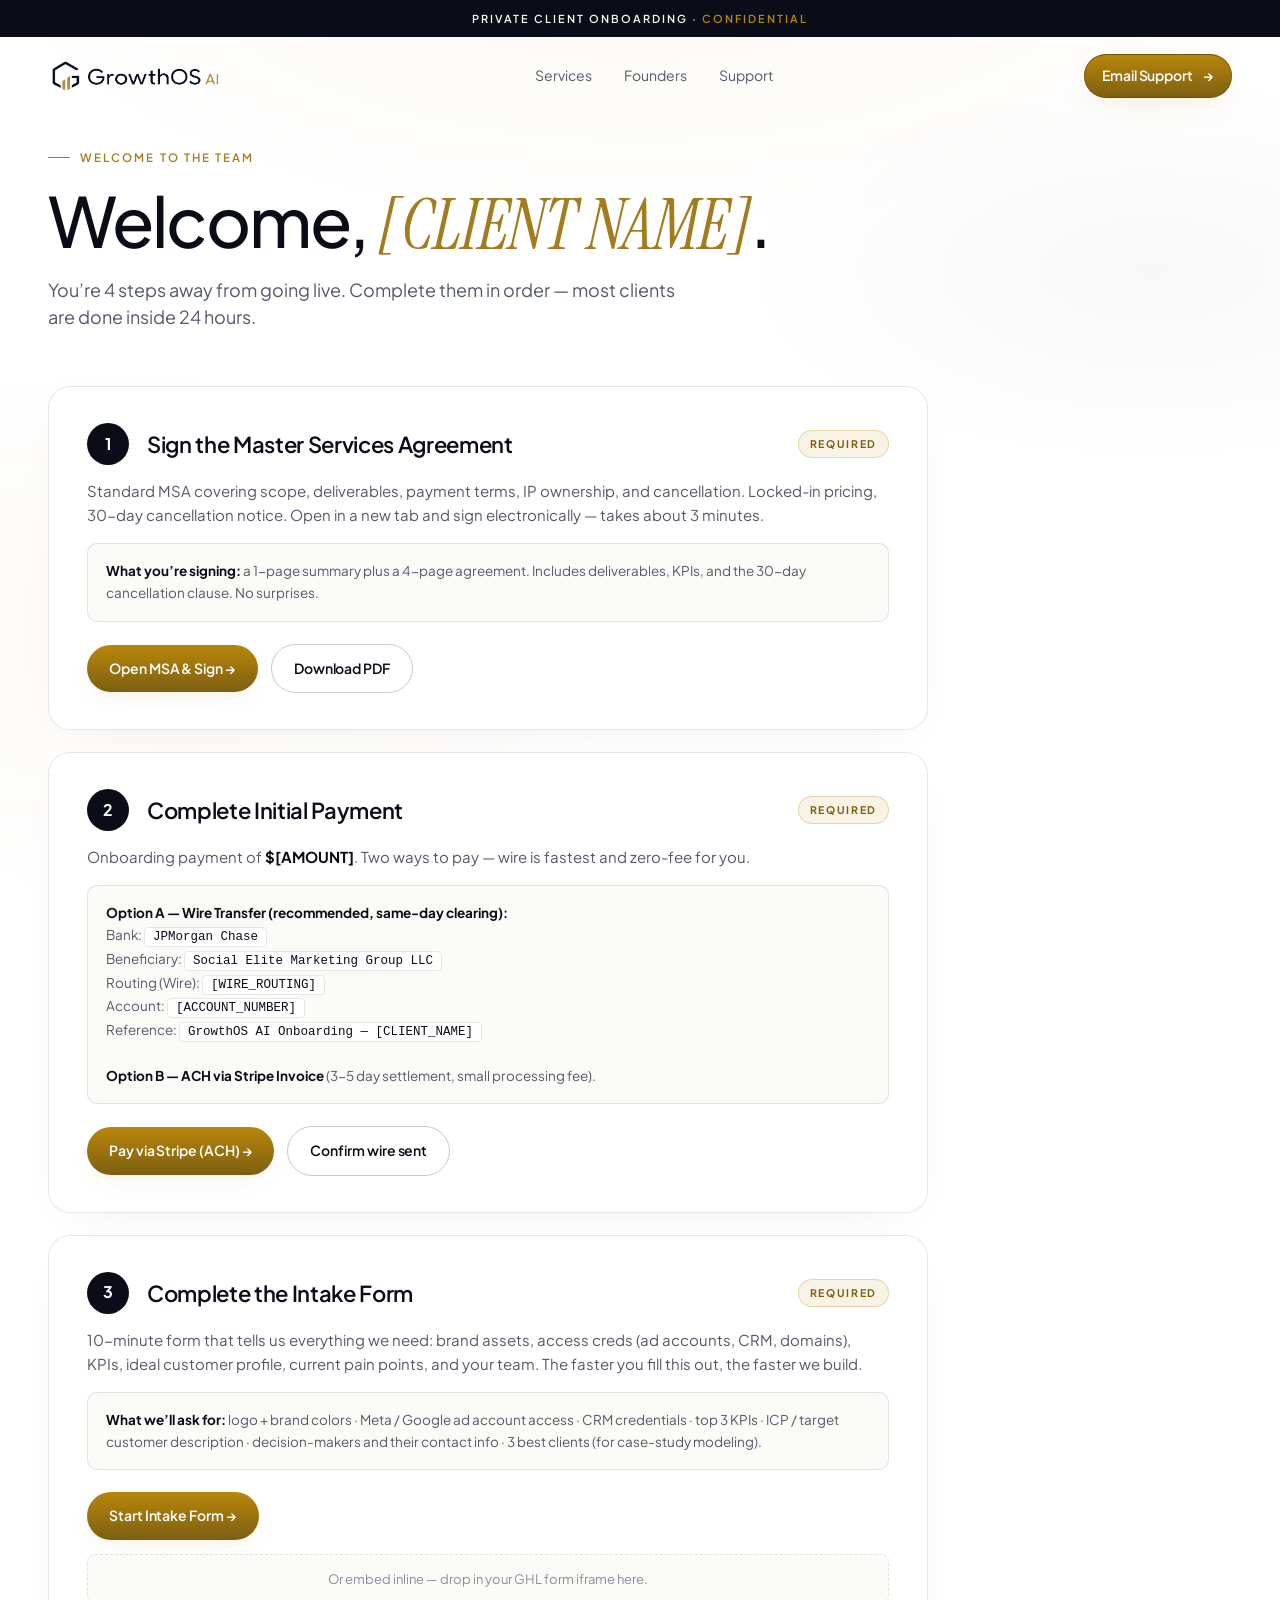
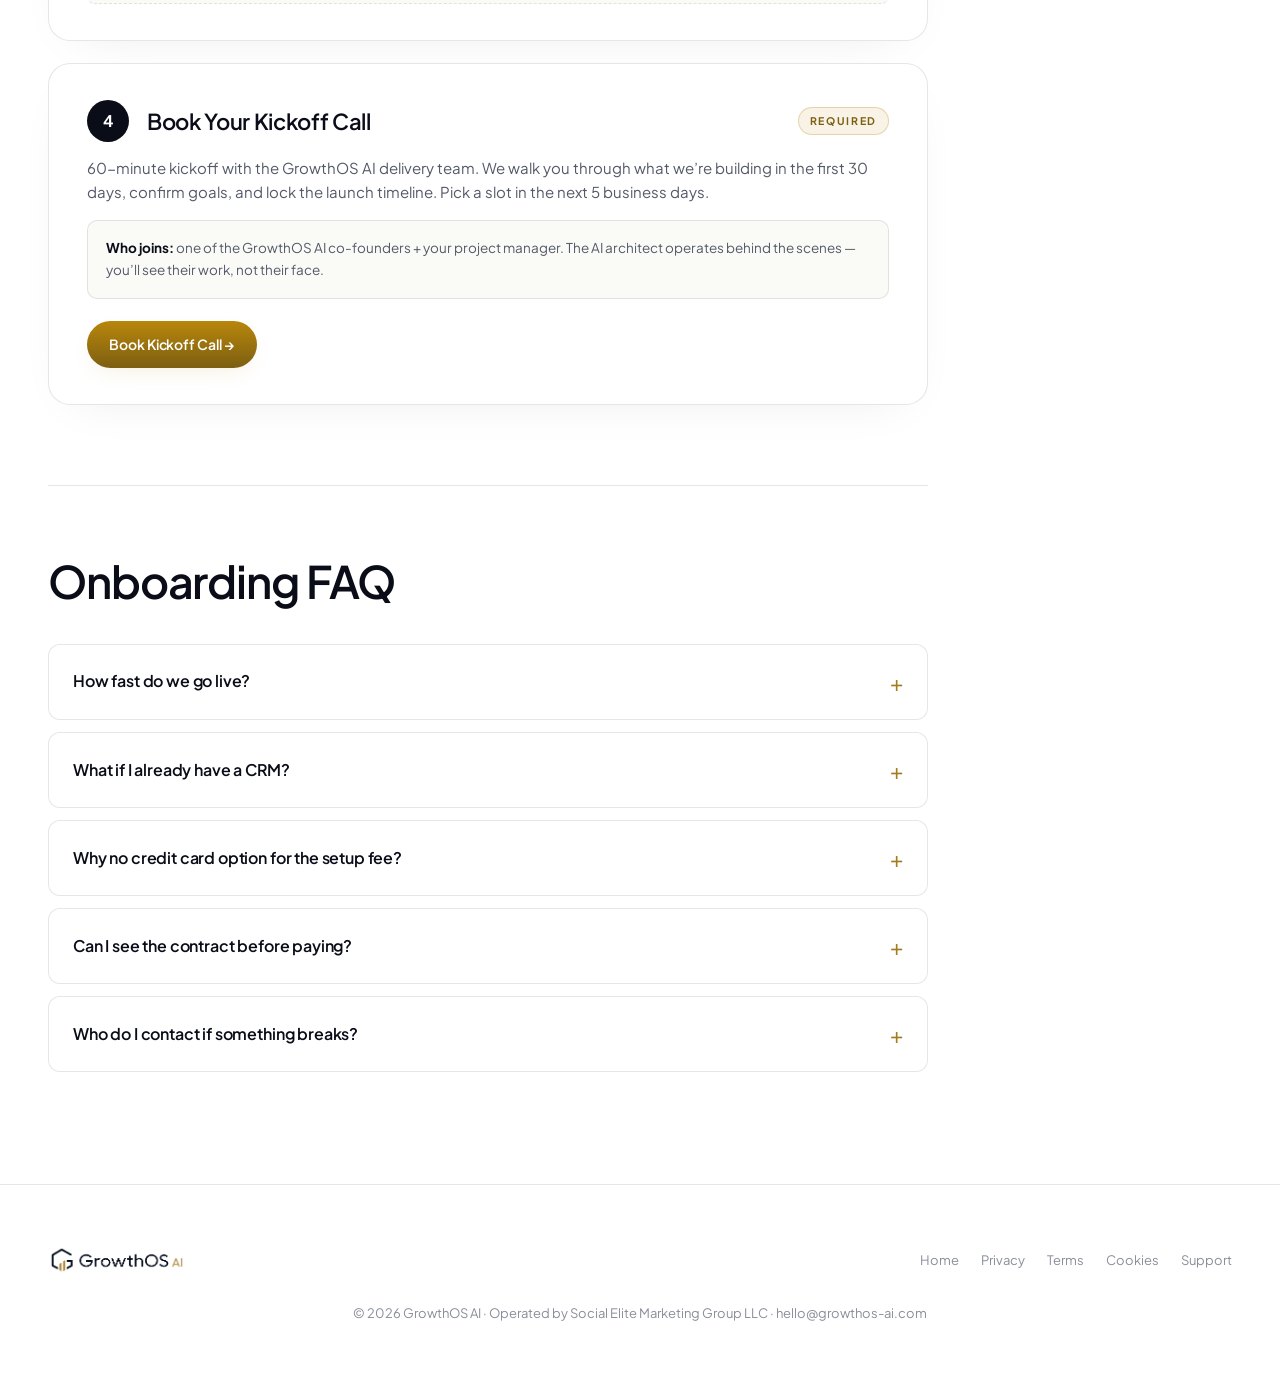
<file: welcome/index.html>
<!doctype html>
<html lang="en">
<head>
  <meta charset="utf-8" />
  <meta name="viewport" content="width=device-width, initial-scale=1, viewport-fit=cover" />
  <meta name="theme-color" content="#ffffff" />
  <title>Welcome to GrowthOS AI — Client Onboarding</title>
  <meta name="description" content="Private client onboarding portal — GrowthOS AI." />
  <meta name="robots" content="noindex,nofollow" />
  <link rel="canonical" href="https://growthos-ai.com/welcome/" />

  <link rel="icon" type="image/png" href="../assets/img/logo.png" />
  <link rel="preconnect" href="https://fonts.googleapis.com" />
  <link rel="preconnect" href="https://fonts.gstatic.com" crossorigin />
  <link href="https://fonts.googleapis.com/css2?family=Plus+Jakarta+Sans:wght@400;500;600;700;800&family=Instrument+Serif:ital@1&display=swap" rel="stylesheet" />

  <link rel="stylesheet" href="../assets/css/style.css" />

  <style>
    /* Onboarding-portal specific styles — layered on top of site CSS */
    body.onboarding main { padding: 140px 0 100px; }

    .onboarding .topbar {
      position: fixed;
      top: 0; left: 0; right: 0;
      background: var(--navy-1);
      color: var(--cream);
      padding: 10px 24px;
      text-align: center;
      font-size: 11px;
      letter-spacing: 0.18em;
      text-transform: uppercase;
      font-weight: 600;
      z-index: 200;
    }
    .onboarding .topbar .gold { color: var(--gold-1); }
    .onboarding .nav { top: 36px; }

    .onboarding .portal-head { margin-bottom: 56px; }
    .onboarding .portal-head .eyebrow { color: var(--gold-2); }
    .onboarding .portal-head h1 {
      font-family: 'Plus Jakarta Sans', sans-serif;
      font-size: clamp(2.6rem, 5.4vw, 4.4rem);
      font-weight: 500;
      letter-spacing: -0.03em;
      line-height: 1.05;
      margin: 18px 0 14px;
      color: var(--text);
    }
    .onboarding .portal-head h1 .italic-serif { color: var(--gold-2); }
    .onboarding .portal-head .sub {
      color: var(--text-dim);
      font-size: 18px;
      line-height: 1.5;
      max-width: 640px;
    }

    .onboarding .steps { max-width: 880px; }

    .onboarding .step {
      background: #fff;
      border: 1px solid var(--line);
      border-radius: var(--radius-lg);
      padding: 36px 38px;
      margin-bottom: 22px;
      box-shadow: 0 16px 50px -28px rgba(10, 13, 24, 0.10);
      transition: border-color 0.2s var(--ease), box-shadow 0.3s var(--ease);
    }
    .onboarding .step:hover {
      border-color: rgba(184, 134, 11, 0.35);
      box-shadow: 0 24px 70px -24px rgba(10, 13, 24, 0.18);
    }
    .onboarding .step-head {
      display: flex;
      align-items: center;
      gap: 18px;
      margin-bottom: 14px;
    }
    .onboarding .step-num {
      width: 42px; height: 42px;
      border-radius: 50%;
      background: var(--navy-1);
      color: #fff;
      display: flex; align-items: center; justify-content: center;
      font-weight: 700;
      font-size: 16px;
      letter-spacing: -0.02em;
      flex-shrink: 0;
    }
    .onboarding .step-title {
      flex: 1;
      font-size: 22px;
      font-weight: 600;
      color: var(--text);
      letter-spacing: -0.015em;
    }
    .onboarding .step-status {
      font-size: 10.5px;
      font-weight: 700;
      letter-spacing: 0.16em;
      text-transform: uppercase;
      color: var(--gold-3);
      background: rgba(184, 134, 11, 0.10);
      border: 1px solid rgba(184, 134, 11, 0.28);
      padding: 5px 11px;
      border-radius: 999px;
    }
    .onboarding .step-status.done {
      color: #1f7a4d;
      background: rgba(31, 122, 77, 0.10);
      border-color: rgba(31, 122, 77, 0.3);
    }
    .onboarding .step .desc {
      color: var(--text-dim);
      font-size: 15px;
      line-height: 1.6;
      margin-bottom: 16px;
    }
    .onboarding .step .desc strong { color: var(--text); }
    .onboarding .details {
      background: var(--ink-1);
      border: 1px solid var(--line);
      border-radius: 10px;
      padding: 16px 18px;
      font-size: 13.5px;
      color: var(--text-dim);
      line-height: 1.65;
      margin-bottom: 18px;
    }
    .onboarding .details strong { color: var(--text); }
    .onboarding .details code {
      background: #fff;
      padding: 2px 8px;
      border-radius: 4px;
      font-family: 'SF Mono', Monaco, 'Courier New', monospace;
      font-size: 12.5px;
      border: 1px solid var(--line);
      color: var(--navy-1);
    }
    .onboarding .step-action {
      display: inline-block;
      padding: 13px 22px;
      background: linear-gradient(180deg, var(--gold-1) 0%, var(--gold-3) 100%);
      color: #fff !important;
      font-weight: 600;
      font-size: 14px;
      letter-spacing: -0.005em;
      border-radius: 999px;
      margin-right: 10px;
      margin-top: 4px;
      transition: transform 0.2s var(--ease), box-shadow 0.3s var(--ease);
      text-decoration: none;
      box-shadow: 0 8px 24px -10px var(--gold-glow);
    }
    .onboarding .step-action:hover {
      transform: translateY(-1px);
      box-shadow: 0 12px 32px -10px var(--gold-glow);
      text-decoration: none;
    }
    .onboarding .step-action.secondary {
      background: transparent;
      color: var(--navy-1) !important;
      border: 1px solid var(--line-strong);
      box-shadow: none;
    }
    .onboarding .step-action.secondary:hover {
      background: var(--ink-1);
      border-color: var(--gold-2);
    }
    .onboarding .intake-shell {
      background: var(--ink-1);
      padding: 14px 16px;
      border-radius: 8px;
      text-align: center;
      color: var(--text-dimmer);
      font-size: 13px;
      margin-top: 14px;
      border: 1px dashed var(--line);
    }

    .onboarding .portal-faq {
      max-width: 880px;
      margin-top: 80px;
      padding-top: 60px;
      border-top: 1px solid var(--line);
    }
    .onboarding .portal-faq h2 {
      font-family: 'Plus Jakarta Sans', sans-serif;
      font-size: clamp(1.9rem, 3.6vw, 2.8rem);
      font-weight: 600;
      letter-spacing: -0.025em;
      color: var(--text);
      margin-bottom: 28px;
    }
    .onboarding details.q {
      background: #fff;
      border: 1px solid var(--line);
      border-radius: 12px;
      padding: 20px 24px;
      margin-bottom: 12px;
      cursor: pointer;
      transition: border-color 0.2s var(--ease);
    }
    .onboarding details.q[open] { border-color: rgba(184, 134, 11, 0.45); }
    .onboarding details.q summary {
      font-weight: 600;
      color: var(--text);
      font-size: 16px;
      list-style: none;
      display: flex;
      justify-content: space-between;
      align-items: center;
      letter-spacing: -0.01em;
    }
    .onboarding details.q summary::-webkit-details-marker { display: none; }
    .onboarding details.q summary::after {
      content: '+';
      color: var(--gold-2);
      font-size: 22px;
      font-weight: 400;
      transition: transform 0.2s var(--ease);
    }
    .onboarding details.q[open] summary::after { content: '−'; }
    .onboarding details.q p {
      margin-top: 14px;
      color: var(--text-dim);
      font-size: 15px;
      line-height: 1.65;
    }

    @media (max-width: 700px) {
      .onboarding .step { padding: 28px 22px; }
      .onboarding .step-head { gap: 12px; }
      .onboarding .step-title { font-size: 18px; }
      .onboarding .step-action { display: block; margin-right: 0; margin-bottom: 8px; text-align: center; }
    }
  </style>
</head>
<body class="onboarding">

  <div class="bg-ambient" aria-hidden="true"></div>
  <div class="bg-grain" aria-hidden="true"></div>

  <div class="topbar">
    Private Client Onboarding &middot; <span class="gold">Confidential</span>
  </div>

  <header class="nav" id="nav">
    <div class="container nav-inner">
      <a href="../index.html" class="brand brand-logo-only" aria-label="GrowthOS AI home">
        <img src="../assets/img/logo.png" alt="GrowthOS AI" />
      </a>
      <nav class="nav-links" aria-label="Primary">
        <a href="../index.html#services">Services</a>
        <a href="../index.html#founders">Founders</a>
        <a href="mailto:hello@growthos-ai.com">Support</a>
      </nav>
      <a href="mailto:hello@growthos-ai.com" class="btn btn-primary">
        Email Support <span class="arrow" aria-hidden="true">→</span>
      </a>
      <button class="nav-toggle" id="navToggle" aria-label="Open menu" aria-controls="mobileMenu" aria-expanded="false">
        <span class="bar"></span><span class="bar"></span><span class="bar"></span>
      </button>
    </div>
    <div class="mobile-menu" id="mobileMenu" aria-hidden="true">
      <ul>
        <li><a href="../index.html#services">Services <span class="arrow" aria-hidden="true">→</span></a></li>
        <li><a href="../index.html#founders">Founders <span class="arrow" aria-hidden="true">→</span></a></li>
        <li><a href="../privacy.html">Privacy <span class="arrow" aria-hidden="true">→</span></a></li>
        <li><a href="../terms.html">Terms <span class="arrow" aria-hidden="true">→</span></a></li>
        <li><a href="mailto:hello@growthos-ai.com">Support <span class="arrow" aria-hidden="true">→</span></a></li>
      </ul>
      <a href="mailto:hello@growthos-ai.com" class="menu-cta">Email Support</a>
    </div>
  </header>

  <main>
    <div class="container">

      <div class="portal-head">
        <span class="eyebrow">Welcome to the team</span>
        <h1>Welcome, <span class="italic-serif">[CLIENT NAME]</span>.</h1>
        <p class="sub">You&rsquo;re 4 steps away from going live. Complete them in order &mdash; most clients are done inside 24 hours.</p>
      </div>

      <div class="steps">

        <!-- STEP 1: CONTRACT -->
        <article class="step">
          <div class="step-head">
            <div class="step-num">1</div>
            <div class="step-title">Sign the Master Services Agreement</div>
            <div class="step-status">Required</div>
          </div>
          <p class="desc">Standard MSA covering scope, deliverables, payment terms, IP ownership, and cancellation. Locked-in pricing, 30-day cancellation notice. Open in a new tab and sign electronically &mdash; takes about 3 minutes.</p>
          <div class="details">
            <strong>What you&rsquo;re signing:</strong> a 1-page summary plus a 4-page agreement. Includes deliverables, KPIs, and the 30-day cancellation clause. No surprises.
          </div>
          <a href="[CONTRACT_URL]" class="step-action" target="_blank" rel="noopener">Open MSA &amp; Sign <span aria-hidden="true">&rarr;</span></a>
          <a href="[CONTRACT_DOWNLOAD_URL]" class="step-action secondary" target="_blank" rel="noopener">Download PDF</a>
        </article>

        <!-- STEP 2: PAYMENT -->
        <article class="step">
          <div class="step-head">
            <div class="step-num">2</div>
            <div class="step-title">Complete Initial Payment</div>
            <div class="step-status">Required</div>
          </div>
          <p class="desc">Onboarding payment of <strong>$[AMOUNT]</strong>. Two ways to pay &mdash; wire is fastest and zero-fee for you.</p>
          <div class="details">
            <strong>Option A &mdash; Wire Transfer (recommended, same-day clearing):</strong><br/>
            Bank: <code>JPMorgan Chase</code><br/>
            Beneficiary: <code>Social Elite Marketing Group LLC</code><br/>
            Routing (Wire): <code>[WIRE_ROUTING]</code><br/>
            Account: <code>[ACCOUNT_NUMBER]</code><br/>
            Reference: <code>GrowthOS AI Onboarding &mdash; [CLIENT_NAME]</code><br/>
            <br/>
            <strong>Option B &mdash; ACH via Stripe Invoice</strong> (3-5 day settlement, small processing fee).
          </div>
          <a href="[STRIPE_INVOICE_URL]" class="step-action" target="_blank" rel="noopener">Pay via Stripe (ACH) <span aria-hidden="true">&rarr;</span></a>
          <a href="mailto:hello@growthos-ai.com?subject=Wire%20Confirmation%20-%20[CLIENT_NAME]" class="step-action secondary">Confirm wire sent</a>
        </article>

        <!-- STEP 3: INTAKE -->
        <article class="step">
          <div class="step-head">
            <div class="step-num">3</div>
            <div class="step-title">Complete the Intake Form</div>
            <div class="step-status">Required</div>
          </div>
          <p class="desc">10-minute form that tells us everything we need: brand assets, access creds (ad accounts, CRM, domains), KPIs, ideal customer profile, current pain points, and your team. The faster you fill this out, the faster we build.</p>
          <div class="details">
            <strong>What we&rsquo;ll ask for:</strong> logo + brand colors &middot; Meta / Google ad account access &middot; CRM credentials &middot; top 3 KPIs &middot; ICP / target customer description &middot; decision-makers and their contact info &middot; 3 best clients (for case-study modeling).
          </div>
          <a href="[INTAKE_FORM_URL]" class="step-action" target="_blank" rel="noopener">Start Intake Form <span aria-hidden="true">&rarr;</span></a>
          <div class="intake-shell">Or embed inline &mdash; drop in your GHL form iframe here.</div>
        </article>

        <!-- STEP 4: KICKOFF CALL -->
        <article class="step">
          <div class="step-head">
            <div class="step-num">4</div>
            <div class="step-title">Book Your Kickoff Call</div>
            <div class="step-status">Required</div>
          </div>
          <p class="desc">60-minute kickoff with the GrowthOS AI delivery team. We walk you through what we&rsquo;re building in the first 30 days, confirm goals, and lock the launch timeline. Pick a slot in the next 5 business days.</p>
          <div class="details">
            <strong>Who joins:</strong> one of the GrowthOS AI co-founders + your project manager. The AI architect operates behind the scenes &mdash; you&rsquo;ll see their work, not their face.
          </div>
          <a href="[CALENDLY_URL]" class="step-action" target="_blank" rel="noopener">Book Kickoff Call <span aria-hidden="true">&rarr;</span></a>
        </article>

      </div>

      <!-- FAQ -->
      <div class="portal-faq">
        <h2>Onboarding FAQ</h2>
        <details class="q">
          <summary>How fast do we go live?</summary>
          <p>Most clients are live with AI Voice Caller and at least one ad campaign within 14 days of payment + intake completion. Full stack (lead gen + voice + database reactivation + CRM) typically by day 30.</p>
        </details>
        <details class="q">
          <summary>What if I already have a CRM?</summary>
          <p>We integrate with anything &mdash; HubSpot, Salesforce, Pipedrive, Zoho, custom. GoHighLevel is our default if you don&rsquo;t have one or want to switch &mdash; we eat the build cost in that case.</p>
        </details>
        <details class="q">
          <summary>Why no credit card option for the setup fee?</summary>
          <p>Card fees on this size payment would be over $1,000. We&rsquo;d rather pass that savings to you in implementation time. Wire is free, instant, and bank-grade secure. ACH is the backup.</p>
        </details>
        <details class="q">
          <summary>Can I see the contract before paying?</summary>
          <p>Yes &mdash; Step 1 is to sign. Payment is Step 2. Signed MSA must precede any work and any payment.</p>
        </details>
        <details class="q">
          <summary>Who do I contact if something breaks?</summary>
          <p>Your dedicated Slack channel and a 24/7 monitored inbox at <a href="mailto:support@growthos-ai.com">support@growthos-ai.com</a>. AI Voice Caller has a 99.95% uptime SLA in your contract.</p>
        </details>
      </div>

    </div>
  </main>

  <footer class="footer">
    <div class="container footer-inner">
      <a href="../index.html" class="brand brand-logo-only">
        <img src="../assets/img/logo.png" alt="GrowthOS AI" style="height:30px;width:auto;" />
      </a>
      <nav class="footer-links" aria-label="Footer">
        <a href="../index.html">Home</a>
        <a href="../privacy.html">Privacy</a>
        <a href="../terms.html">Terms</a>
        <a href="../cookies.html">Cookies</a>
        <a href="mailto:hello@growthos-ai.com">Support</a>
      </nav>
      <div class="footer-copy">&copy; <span id="year">2026</span> GrowthOS AI &middot; Operated by Social Elite Marketing Group LLC &middot; <a href="mailto:hello@growthos-ai.com">hello@growthos-ai.com</a></div>
    </div>
  </footer>

  <script src="../assets/js/main.js" defer></script>
</body>
</html>
</file>
<file: assets/css/style.css>
/* =====================================================================
   GrowthOS AI — Marketing Site v6
   Editorial white luxury: gallery-white, cinematic photography,
   massive serif typography, asymmetric layout. Aesop × Apple × Bottega.
   ===================================================================== */

:root {
  --ink-0: #ffffff;
  --ink-1: #fafaf7;
  --ink-2: #f3f1ea;
  --ink-3: #ebe7dc;
  --navy-1: #0a0d18;
  --navy-2: #14182a;
  --line: rgba(10, 13, 24, 0.10);
  --line-strong: rgba(10, 13, 24, 0.22);
  --gold-1: #b8860b;
  --gold-2: #a37c1f;
  --gold-3: #7d5f12;
  --champagne: #c79a36;
  --gold-glow: rgba(184, 134, 11, 0.18);
  --cream: #faf7f0;
  --text: #0a0d18;
  --text-dim: #545968;
  --text-dimmer: #8a8e9a;
  --radius-sm: 8px;
  --radius-md: 14px;
  --radius-lg: 22px;
  --ease: cubic-bezier(0.22, 0.61, 0.36, 1);
  --ease-out: cubic-bezier(0.16, 1, 0.3, 1);
  --container: 1240px;
}

* { box-sizing: border-box; margin: 0; padding: 0; }

html { scroll-behavior: smooth; }

body {
  font-family: 'Plus Jakarta Sans', -apple-system, BlinkMacSystemFont, 'Segoe UI', system-ui, sans-serif;
  font-optical-sizing: auto;
  background: var(--ink-0);
  color: var(--text);
  line-height: 1.55;
  -webkit-font-smoothing: antialiased;
  -moz-osx-font-smoothing: grayscale;
  overflow-x: hidden;
}

img { max-width: 100%; display: block; }
a { color: inherit; text-decoration: none; }
button { font-family: inherit; cursor: pointer; border: none; background: none; color: inherit; }

::selection { background: var(--gold-2); color: #fff; }

.container {
  max-width: var(--container);
  margin: 0 auto;
  padding: 0 28px;
}

/* ---------- AMBIENT BACKGROUND -------------------------------------- */
.bg-ambient {
  position: fixed;
  inset: 0;
  z-index: -2;
  background: radial-gradient(ellipse 90% 60% at 50% -10%, rgba(184, 134, 11, 0.06) 0%, transparent 60%),
              radial-gradient(ellipse 60% 40% at 90% 30%, rgba(10, 13, 24, 0.03) 0%, transparent 55%),
              radial-gradient(ellipse 70% 50% at 10% 70%, rgba(184, 134, 11, 0.04) 0%, transparent 60%),
              var(--ink-0);
}
.bg-grain {
  position: fixed;
  inset: 0;
  z-index: -1;
  pointer-events: none;
  opacity: 0.035;
  mix-blend-mode: overlay;
  background-image: url("data:image/svg+xml;utf8,<svg xmlns='http://www.w3.org/2000/svg' width='200' height='200'><filter id='n'><feTurbulence type='fractalNoise' baseFrequency='0.85' numOctaves='2' stitchTiles='stitch'/></filter><rect width='100%' height='100%' filter='url(%23n)' opacity='0.85'/></svg>");
}

/* ---------- TYPOGRAPHY --------------------------------------------- */
.display {
  font-weight: 600;
  letter-spacing: -0.035em;
  line-height: 0.98;
}
.display-1 { font-size: clamp(3.2rem, 8.2vw, 7.4rem); font-weight: 500; }
.display-2 { font-size: clamp(2.6rem, 5.6vw, 4.8rem); font-weight: 500; }
.display-3 { font-size: clamp(1.9rem, 3.6vw, 2.8rem); font-weight: 600; }

.eyebrow {
  font-size: 11.5px;
  font-weight: 600;
  text-transform: uppercase;
  letter-spacing: 0.18em;
  color: var(--gold-1);
  display: inline-flex;
  align-items: center;
  gap: 10px;
}
.eyebrow::before {
  content: '';
  width: 22px;
  height: 1px;
  background: var(--gold-2);
}

.lead {
  font-size: clamp(1.05rem, 1.4vw, 1.22rem);
  color: var(--text-dim);
  line-height: 1.55;
  max-width: 60ch;
}

.gold { color: var(--gold-1); }
.italic-serif {
  font-family: 'Instrument Serif', 'Times New Roman', serif;
  font-style: italic;
  font-weight: 400;
  letter-spacing: -0.01em;
}

/* ---------- BUTTONS ------------------------------------------------ */
.btn {
  display: inline-flex;
  align-items: center;
  gap: 10px;
  padding: 15px 26px;
  border-radius: 999px;
  font-size: 15px;
  font-weight: 600;
  letter-spacing: -0.005em;
  transition: transform 0.4s var(--ease-out), background 0.3s var(--ease), box-shadow 0.4s var(--ease-out), color 0.3s var(--ease);
  white-space: nowrap;
}
.btn-primary {
  background: linear-gradient(180deg, var(--gold-1) 0%, var(--gold-3) 100%);
  color: #fff;
  box-shadow: 0 0 0 1px rgba(0, 0, 0, 0.18) inset,
              0 1px 0 rgba(10, 13, 24, 0.25) inset,
              0 8px 30px -8px var(--gold-glow);
}
.btn-primary:hover {
  transform: translateY(-1px);
  box-shadow: 0 0 0 1px rgba(0, 0, 0, 0.2) inset,
              0 1px 0 rgba(10, 13, 24, 0.35) inset,
              0 14px 40px -8px var(--gold-glow);
}
.btn-ghost {
  background: rgba(10, 13, 24, 0.04);
  border: 1px solid var(--line);
  color: var(--text);
  padding: 14px 22px;
}
.btn-ghost:hover {
  background: rgba(10, 13, 24, 0.07);
  border-color: var(--line-strong);
  transform: translateY(-1px);
}
.btn .arrow {
  display: inline-block;
  transition: transform 0.4s var(--ease-out);
}
.btn:hover .arrow { transform: translateX(4px); }

/* ---------- NAV ---------------------------------------------------- */
.nav {
  position: fixed;
  top: 0; left: 0; right: 0;
  z-index: 100;
  padding: 18px 0;
  transition: background 0.3s var(--ease), backdrop-filter 0.3s var(--ease), border-color 0.3s var(--ease);
  border-bottom: 1px solid transparent;
}
.nav.scrolled {
  background: rgba(255, 255, 255, 0.78);
  backdrop-filter: saturate(160%) blur(20px);
  -webkit-backdrop-filter: saturate(160%) blur(20px);
  border-bottom-color: var(--line);
}
.nav-inner {
  display: flex;
  align-items: center;
  justify-content: space-between;
  gap: 32px;
}
.brand {
  display: flex;
  align-items: center;
  gap: 12px;
  font-weight: 700;
  letter-spacing: -0.02em;
  font-size: 18px;
}
.brand img { width: 32px; height: 32px; object-fit: contain; }
.brand .ai { color: var(--gold-1); }
.brand-logo-only img { width: auto; height: 38px; }
@media (max-width: 700px) {
  .brand-logo-only img { height: 32px; }
}
.nav-links {
  display: flex;
  align-items: center;
  gap: 32px;
  font-size: 14px;
  color: var(--text-dim);
}
.nav-links a { transition: color 0.2s var(--ease); }
.nav-links a:hover { color: var(--text); }
.nav .btn { padding: 11px 18px; font-size: 14px; }

/* ---------- MOBILE MENU ------------------------------------------- */
.nav-toggle {
  display: none;
  width: 44px;
  height: 44px;
  align-items: center;
  justify-content: center;
  flex-direction: column;
  border-radius: 10px;
  border: 1px solid var(--line-strong);
  background: rgba(255, 255, 255, 0.85);
  cursor: pointer;
  transition: border-color 0.2s var(--ease), background 0.2s var(--ease);
  flex-shrink: 0;
}
.nav-toggle:hover { border-color: var(--gold-2); }
.nav-toggle .bar {
  display: block;
  width: 20px; height: 2px;
  background: var(--text);
  margin: 3px 0;
  border-radius: 2px;
  transition: transform 0.3s var(--ease), opacity 0.2s var(--ease);
}
.nav-toggle[aria-expanded="true"] .bar:nth-child(1) { transform: translateY(5px) rotate(45deg); }
.nav-toggle[aria-expanded="true"] .bar:nth-child(2) { opacity: 0; }
.nav-toggle[aria-expanded="true"] .bar:nth-child(3) { transform: translateY(-5px) rotate(-45deg); }

.mobile-menu {
  display: none;
  position: fixed;
  top: 76px; left: 0; right: 0;
  background: rgba(255, 255, 255, 0.98);
  backdrop-filter: saturate(160%) blur(20px);
  -webkit-backdrop-filter: saturate(160%) blur(20px);
  border-bottom: 1px solid var(--line);
  z-index: 99;
  padding: 24px 28px 32px;
  transform: translateY(-12px);
  opacity: 0;
  pointer-events: none;
  transition: transform 0.32s var(--ease-out), opacity 0.25s var(--ease);
  max-height: calc(100vh - 76px);
  overflow-y: auto;
}
.mobile-menu.open {
  transform: translateY(0);
  opacity: 1;
  pointer-events: auto;
}
.mobile-menu ul { list-style: none; padding: 0; margin: 0; }
.mobile-menu li { border-bottom: 1px solid var(--line); }
.mobile-menu li:last-child { border-bottom: none; }
.mobile-menu a {
  display: block;
  padding: 18px 4px;
  font-size: 17px;
  font-weight: 500;
  color: var(--text);
  letter-spacing: -0.005em;
}
.mobile-menu a .arrow { color: var(--gold-2); float: right; opacity: 0.7; }
.mobile-menu .menu-cta {
  display: block;
  margin-top: 20px;
  padding: 16px;
  text-align: center;
  background: linear-gradient(180deg, var(--gold-1) 0%, var(--gold-3) 100%);
  color: #fff;
  border-radius: 999px;
  font-weight: 600;
  font-size: 15px;
  letter-spacing: -0.005em;
}

@media (max-width: 820px) {
  .nav-links { display: none; }
  .nav .btn-primary { display: none; }
  .nav-toggle { display: flex; }
  .mobile-menu { display: block; }
}

/* ---------- HERO --------------------------------------------------- */
.hero {
  position: relative;
  padding: 200px 0 140px;
  overflow: hidden;
  isolation: isolate;
}
.hero-image .hero-bg-img {
  position: absolute;
  inset: 0;
  background: url("../img/hero-accent.jpg") center 30% / cover no-repeat;
  z-index: -2;
  filter: saturate(108%) contrast(105%);
}
.hero-image .hero-bg-veil {
  position: absolute;
  inset: 0;
  background: linear-gradient(180deg,
    rgba(255, 255, 255, 0.92) 0%,
    rgba(255, 255, 255, 0.72) 30%,
    rgba(255, 255, 255, 0.68) 60%,
    rgba(255, 255, 255, 0.94) 100%);
  z-index: -1;
  pointer-events: none;
}
.hero-grid {
  position: absolute;
  inset: 0;
  background-image:
    linear-gradient(rgba(10, 13, 24, 0.025) 1px, transparent 1px),
    linear-gradient(90deg, rgba(10, 13, 24, 0.025) 1px, transparent 1px);
  background-size: 64px 64px;
  mask-image: radial-gradient(ellipse 80% 60% at 50% 30%, black 0%, transparent 75%);
  -webkit-mask-image: radial-gradient(ellipse 80% 60% at 50% 30%, black 0%, transparent 75%);
  z-index: 0;
  pointer-events: none;
}
.hero-orb {
  position: absolute;
  width: 720px;
  height: 720px;
  border-radius: 50%;
  background: radial-gradient(circle at center, var(--gold-glow) 0%, transparent 60%);
  top: -240px;
  left: 50%;
  transform: translateX(-50%);
  z-index: 0;
  pointer-events: none;
  filter: blur(40px);
  opacity: 0.55;
  animation: float 14s ease-in-out infinite;
}
@keyframes float {
  0%, 100% { transform: translateX(-50%) translateY(0); }
  50% { transform: translateX(-50%) translateY(20px); }
}

.hero-content {
  position: relative;
  z-index: 1;
  text-align: center;
  max-width: 1020px;
  margin: 0 auto;
}
.hero h1 {
  margin: 26px auto 26px;
  max-width: 18ch;
}
.hero h1 .gold { display: inline-block; }
.hero-sub {
  font-size: clamp(1.05rem, 1.4vw, 1.25rem);
  color: var(--text-dim);
  max-width: 60ch;
  margin: 0 auto 38px;
  line-height: 1.55;
}
.hero-ctas {
  display: flex;
  gap: 14px;
  justify-content: center;
  flex-wrap: wrap;
  margin-bottom: 56px;
}
.hero-receipts {
  display: inline-flex;
  align-items: center;
  gap: 18px;
  font-size: 13px;
  color: var(--text-dimmer);
  letter-spacing: -0.005em;
  flex-wrap: wrap;
  justify-content: center;
}
.hero-receipts .dot {
  width: 4px; height: 4px;
  border-radius: 50%;
  background: var(--gold-2);
  opacity: 0.7;
}

/* ---------- LOGO STRIP / STATS BAR -------------------------------- */
.stats-bar {
  border-top: 1px solid var(--line);
  border-bottom: 1px solid var(--line);
  background: linear-gradient(180deg, rgba(10, 13, 24, 0.012) 0%, transparent 100%);
}
.stats-grid {
  display: grid;
  grid-template-columns: repeat(4, 1fr);
  gap: 0;
}
.stat-cell {
  padding: 44px 28px;
  text-align: center;
  border-right: 1px solid var(--line);
}
.stat-cell:last-child { border-right: 0; }
.stat-num {
  font-size: clamp(2rem, 3.2vw, 2.8rem);
  font-weight: 600;
  letter-spacing: -0.03em;
  color: var(--text);
  line-height: 1;
  font-variant-numeric: tabular-nums;
}
.stat-num .gold { color: var(--gold-1); }
.stat-label {
  font-size: 11.5px;
  text-transform: uppercase;
  letter-spacing: 0.16em;
  color: var(--text-dimmer);
  margin-top: 14px;
}
@media (max-width: 820px) {
  .stats-grid { grid-template-columns: repeat(2, 1fr); }
  .stat-cell:nth-child(2) { border-right: 0; }
  .stat-cell:nth-child(1), .stat-cell:nth-child(2) { border-bottom: 1px solid var(--line); }
}

/* ---------- GENERIC SECTION --------------------------------------- */
.section { padding: 130px 0; position: relative; }
.section-head { max-width: 740px; margin: 0 auto 72px; text-align: center; }
.section-head h2 { margin-top: 22px; }
.section-head .lead { margin: 24px auto 0; }

@media (max-width: 720px) {
  .section { padding: 90px 0; }
  .section-head { margin-bottom: 52px; }
}

/* ---------- PROBLEM ----------------------------------------------- */
.problem {
  padding: 110px 0;
  border-top: 1px solid var(--line);
  border-bottom: 1px solid var(--line);
}
.problem-grid {
  display: grid;
  grid-template-columns: 1fr 1fr;
  gap: 70px;
  align-items: center;
}
.problem h2 { margin-bottom: 24px; }
.problem-list {
  list-style: none;
  display: grid;
  gap: 22px;
}
.problem-item {
  display: flex;
  align-items: flex-start;
  gap: 16px;
  padding: 22px 26px;
  border: 1px solid var(--line);
  border-radius: var(--radius-md);
  background: rgba(10, 13, 24, 0.018);
  transition: border-color 0.3s var(--ease), background 0.3s var(--ease);
}
.problem-item:hover {
  border-color: var(--line-strong);
  background: rgba(10, 13, 24, 0.03);
}
.problem-item .x {
  flex-shrink: 0;
  width: 22px; height: 22px;
  border-radius: 50%;
  background: rgba(220, 80, 80, 0.14);
  color: #f08080;
  display: inline-flex; align-items: center; justify-content: center;
  font-size: 12px; font-weight: 700;
  margin-top: 1px;
}
.problem-item p { color: var(--text-dim); font-size: 15px; }
.problem-item p b { color: var(--text); font-weight: 600; }
@media (max-width: 880px) { .problem-grid { grid-template-columns: 1fr; gap: 40px; } }

/* ---------- SERVICES ---------------------------------------------- */
.services { background: linear-gradient(180deg, transparent, rgba(10,13,24,0.012) 50%, transparent); }
.service-feature {
  display: grid;
  grid-template-columns: 1.05fr 1fr;
  gap: 70px;
  align-items: center;
  margin-bottom: 110px;
  position: relative;
}
.service-feature:last-of-type { margin-bottom: 0; }
.service-feature.reverse { grid-template-columns: 1fr 1.05fr; }
.service-feature.reverse .svc-text { order: 2; }
.service-feature.reverse .svc-visual { order: 1; }
.service-feature h3 { margin: 22px 0 20px; }
.svc-text .lead { margin-bottom: 26px; }
.svc-bullets {
  list-style: none;
  display: grid;
  gap: 12px;
  margin-bottom: 28px;
}
.svc-bullets li {
  display: flex;
  align-items: flex-start;
  gap: 12px;
  font-size: 15px;
  color: var(--text-dim);
}
.svc-bullets li b { color: var(--text); font-weight: 600; }
.svc-bullets .tick {
  flex-shrink: 0;
  width: 18px; height: 18px;
  border-radius: 50%;
  background: rgba(212, 169, 72, 0.14);
  color: var(--gold-1);
  display: inline-flex; align-items: center; justify-content: center;
  font-size: 11px; font-weight: 700;
  margin-top: 3px;
}

.svc-visual {
  position: relative;
  border-radius: var(--radius-lg);
  padding: 36px;
  background: linear-gradient(160deg, #0e1226 0%, #050714 100%);
  border: 1px solid rgba(212, 169, 72, 0.18);
  min-height: 360px;
  overflow: hidden;
  box-shadow: 0 30px 80px -30px rgba(10, 13, 24, 0.22);
}
.svc-visual::before {
  content: '';
  position: absolute;
  inset: 0;
  background: radial-gradient(ellipse at top right, rgba(212, 169, 72, 0.18), transparent 60%);
  opacity: 0.85;
  pointer-events: none;
}
/* Scoped text + child overrides so dark-island UI mocks always read on white page */
.svc-visual,
.svc-visual .voice-call-row .name,
.svc-visual .pixel-card .nm { color: #f3eee3; }
.svc-visual .voice-call-row {
  background: rgba(255, 255, 255, 0.04);
  border-color: rgba(255, 255, 255, 0.08);
}
.svc-visual .voice-call-row.active {
  border-color: rgba(212, 169, 72, 0.55);
  background: rgba(212, 169, 72, 0.12);
}
.svc-visual .voice-call-row .dotted { background: rgba(255, 255, 255, 0.22); }
.svc-visual .voice-call-row .meta { color: rgba(243, 238, 227, 0.55); }
.svc-visual .voice-stat { border-top-color: rgba(255, 255, 255, 0.08); }
.svc-visual .voice-stat-label { color: rgba(243, 238, 227, 0.55); }
.svc-visual .pixel-card {
  background: rgba(8, 12, 28, 0.92);
  border-color: rgba(255, 255, 255, 0.14);
}
.svc-visual .pixel-card .em { color: rgba(243, 238, 227, 0.62); }

/* Voice Caller mockup */
.voice-mock {
  position: relative;
  z-index: 1;
}
.voice-call-row {
  display: flex;
  align-items: center;
  gap: 14px;
  padding: 14px 18px;
  border-radius: 12px;
  background: rgba(10, 13, 24, 0.04);
  border: 1px solid var(--line);
  margin-bottom: 12px;
  font-size: 13.5px;
  transition: border-color 0.4s var(--ease), background 0.4s var(--ease);
}
.voice-call-row.active {
  border-color: rgba(212, 169, 72, 0.55);
  background: rgba(212, 169, 72, 0.08);
}
.voice-call-row .pulse {
  width: 9px; height: 9px;
  border-radius: 50%;
  background: var(--gold-1);
  box-shadow: 0 0 0 0 var(--gold-glow);
  animation: pulse 1.6s ease-out infinite;
  flex-shrink: 0;
}
.voice-call-row .dotted { width: 9px; height: 9px; border-radius: 50%; background: rgba(10,13,24,0.18); flex-shrink: 0; }
.voice-call-row .name { color: var(--text); font-weight: 500; }
.voice-call-row .meta { color: var(--text-dimmer); margin-left: auto; font-variant-numeric: tabular-nums; }
@keyframes pulse {
  0% { box-shadow: 0 0 0 0 rgba(212, 169, 72, 0.6); }
  100% { box-shadow: 0 0 0 14px rgba(212, 169, 72, 0); }
}
.voice-stat {
  display: flex; justify-content: space-between; align-items: baseline;
  margin-top: 18px;
  padding-top: 18px;
  border-top: 1px solid var(--line);
}
.voice-stat-num {
  font-size: 28px; font-weight: 600; color: var(--gold-1);
  font-variant-numeric: tabular-nums;
  letter-spacing: -0.02em;
}
.voice-stat-label { font-size: 12px; color: var(--text-dimmer); text-transform: uppercase; letter-spacing: 0.12em; }

/* Super Pixel mockup */
.pixel-mock {
  position: relative;
  z-index: 1;
  height: 320px;
}
.pixel-dot {
  position: absolute;
  width: 8px; height: 8px;
  border-radius: 50%;
  background: var(--gold-1);
  box-shadow: 0 0 10px var(--gold-glow);
  animation: pixel-blink 3s ease-in-out infinite;
}
@keyframes pixel-blink {
  0%, 100% { opacity: 0.3; }
  50% { opacity: 1; }
}
.pixel-card {
  position: absolute;
  background: rgba(10, 16, 36, 0.85);
  backdrop-filter: blur(12px);
  border: 1px solid var(--line-strong);
  border-radius: 10px;
  padding: 12px 14px;
  font-size: 12px;
  min-width: 220px;
}
.pixel-card .nm { color: var(--text); font-weight: 600; font-size: 13px; }
.pixel-card .em { color: var(--text-dim); font-size: 11.5px; margin-top: 2px; }
.pixel-card .tg {
  display: inline-block;
  margin-top: 8px;
  padding: 3px 10px;
  background: rgba(212, 169, 72, 0.14);
  color: var(--gold-1);
  border-radius: 999px;
  font-size: 10.5px;
  letter-spacing: 0.05em;
  font-weight: 600;
}

@media (max-width: 880px) {
  .service-feature, .service-feature.reverse {
    grid-template-columns: 1fr; gap: 36px;
  }
  .service-feature.reverse .svc-text { order: 1; }
  .service-feature.reverse .svc-visual { order: 2; }
}

/* ---------- SECONDARY SERVICE CARDS ------------------------------- */
.svc-cards {
  display: grid;
  grid-template-columns: repeat(2, 1fr);
  gap: 22px;
  margin-top: 56px;
}
.svc-card {
  padding: 36px;
  border: 1px solid var(--line);
  border-radius: var(--radius-md);
  background: linear-gradient(180deg, rgba(10, 13, 24, 0.018) 0%, transparent 100%);
  transition: border-color 0.4s var(--ease), transform 0.4s var(--ease-out), background 0.4s var(--ease);
  position: relative;
  overflow: hidden;
}
.svc-card:hover {
  border-color: var(--line-strong);
  transform: translateY(-3px);
  background: linear-gradient(180deg, rgba(10, 13, 24, 0.03) 0%, transparent 100%);
}
.svc-card::after {
  content: '';
  position: absolute;
  inset: -1px;
  border-radius: var(--radius-md);
  background: radial-gradient(circle 220px at var(--mx, 50%) var(--my, 50%), rgba(212, 169, 72, 0.12), transparent 70%);
  opacity: 0;
  transition: opacity 0.4s var(--ease);
  pointer-events: none;
}
.svc-card:hover::after { opacity: 1; }
.svc-card-num {
  font-size: 12px;
  color: var(--gold-1);
  font-weight: 600;
  letter-spacing: 0.1em;
  font-variant-numeric: tabular-nums;
}
.svc-card h4 {
  font-size: clamp(1.4rem, 2vw, 1.7rem);
  font-weight: 600;
  letter-spacing: -0.02em;
  margin: 18px 0 14px;
  line-height: 1.15;
}
.svc-card p {
  color: var(--text-dim);
  font-size: 15px;
  line-height: 1.55;
}
.svc-card p b { color: var(--text); font-weight: 600; }
@media (max-width: 720px) { .svc-cards { grid-template-columns: 1fr; } }

/* ---------- RECEIPTS / RESULTS ------------------------------------ */
.receipts-grid {
  display: grid;
  grid-template-columns: repeat(4, 1fr);
  gap: 16px;
  margin-bottom: 56px;
}
.receipt-tile {
  padding: 32px 28px;
  border: 1px solid var(--line);
  border-radius: var(--radius-md);
  background: rgba(10, 13, 24, 0.018);
  transition: border-color 0.4s var(--ease), background 0.4s var(--ease), transform 0.4s var(--ease-out);
  text-align: left;
}
.receipt-tile:hover {
  border-color: rgba(212, 169, 72, 0.4);
  background: rgba(212, 169, 72, 0.04);
  transform: translateY(-2px);
}
.receipt-tile .big {
  font-size: clamp(2.2rem, 3.6vw, 3rem);
  font-weight: 600;
  letter-spacing: -0.03em;
  color: var(--gold-1);
  line-height: 1;
  font-variant-numeric: tabular-nums;
}
.receipt-tile .who {
  margin-top: 14px;
  color: var(--text);
  font-size: 15px;
  font-weight: 500;
}
.receipt-tile .what {
  color: var(--text-dimmer);
  font-size: 13px;
  margin-top: 4px;
}
@media (max-width: 880px) { .receipts-grid { grid-template-columns: repeat(2, 1fr); } }

.campaign-strip {
  display: grid;
  grid-template-columns: repeat(4, 1fr);
  gap: 12px;
}
.campaign-tile {
  border-radius: var(--radius-sm);
  overflow: hidden;
  border: 1px solid var(--line);
  aspect-ratio: 4 / 3;
  position: relative;
}
.campaign-tile img {
  width: 100%; height: 100%; object-fit: cover;
  transition: transform 0.7s var(--ease-out);
}
.campaign-tile:hover img { transform: scale(1.04); }
.campaign-tile::after {
  content: '';
  position: absolute;
  inset: 0;
  background: linear-gradient(180deg, transparent 40%, rgba(4, 6, 13, 0.7) 100%);
  pointer-events: none;
}
.campaign-tile .cap {
  position: absolute;
  bottom: 14px; left: 16px; right: 16px;
  font-size: 12.5px;
  color: var(--text);
  font-weight: 500;
  z-index: 1;
}
@media (max-width: 720px) { .campaign-strip { grid-template-columns: repeat(2, 1fr); } }

/* ---------- FOUNDERS ---------------------------------------------- */
.founders-grid {
  display: grid;
  grid-template-columns: repeat(3, 1fr);
  gap: 24px;
  margin-top: 12px;
}
@media (max-width: 1100px) {
  .founders-grid { grid-template-columns: 1fr 1fr; }
}
.founder-card {
  padding: 40px;
  border: 1px solid var(--line);
  border-radius: var(--radius-lg);
  background: linear-gradient(180deg, rgba(10, 13, 24, 0.022) 0%, transparent 100%);
  display: flex;
  gap: 28px;
  align-items: flex-start;
  transition: border-color 0.4s var(--ease);
}
.founder-card:hover { border-color: var(--line-strong); }
.founder-card .portrait {
  flex-shrink: 0;
  width: 132px; height: 132px;
  border-radius: 50%;
  overflow: hidden;
  border: 1px solid var(--line-strong);
  background: var(--ink-3);
  position: relative;
}
.founder-card .portrait img { width: 100%; height: 100%; object-fit: cover; }
.founder-card .name {
  font-size: 1.45rem;
  font-weight: 600;
  letter-spacing: -0.02em;
  color: var(--text);
}
.founder-card .role {
  font-size: 13px;
  color: var(--gold-1);
  font-weight: 500;
  letter-spacing: 0.04em;
  text-transform: uppercase;
  margin-top: 4px;
}
.founder-card .bio {
  margin-top: 14px;
  color: var(--text-dim);
  font-size: 14.5px;
  line-height: 1.6;
}
@media (max-width: 880px) {
  .founders-grid { grid-template-columns: 1fr; }
  .founder-card { flex-direction: column; gap: 18px; padding: 32px; }
  .founder-card .portrait { width: 96px; height: 96px; }
}

/* ---------- FAQ --------------------------------------------------- */
.faq-list {
  max-width: 820px;
  margin: 0 auto;
}
.faq-item {
  border-bottom: 1px solid var(--line);
  padding: 26px 0;
  cursor: pointer;
}
.faq-item:first-child { border-top: 1px solid var(--line); }
.faq-q {
  display: flex;
  align-items: center;
  justify-content: space-between;
  gap: 18px;
  font-size: 18px;
  font-weight: 500;
  color: var(--text);
  letter-spacing: -0.01em;
}
.faq-q::after {
  content: '+';
  font-size: 24px;
  font-weight: 300;
  color: var(--gold-1);
  transition: transform 0.4s var(--ease-out);
  display: inline-block;
}
.faq-item.open .faq-q::after { transform: rotate(45deg); }
.faq-a {
  max-height: 0;
  overflow: hidden;
  transition: max-height 0.5s var(--ease-out), margin 0.5s var(--ease-out);
  color: var(--text-dim);
  font-size: 15.5px;
  line-height: 1.65;
}
.faq-item.open .faq-a {
  max-height: 360px;
  margin-top: 16px;
}

/* ---------- FINAL CTA --------------------------------------------- */
.final-cta {
  position: relative;
  padding: 160px 0;
  overflow: hidden;
  border-top: 1px solid var(--line);
  color: #fff;
}
.final-cta-bg {
  position: absolute;
  inset: 0;
  background:
    linear-gradient(180deg, rgba(4, 8, 20, 0.78) 0%, rgba(4, 8, 20, 0.62) 40%, rgba(4, 8, 20, 0.78) 100%),
    url("../img/bg-cta.jpg") center/cover no-repeat;
  pointer-events: none;
}
.final-cta .eyebrow { color: var(--gold-1); }
.final-cta h2 { color: #fff; }
.final-cta .italic-serif.gold { color: var(--gold-1); }
.final-cta .lead { color: rgba(255, 255, 255, 0.82); }
.final-cta .micro { color: rgba(255, 255, 255, 0.55); }
.final-cta .btn-ghost { color: #fff; background: rgba(255,255,255,0.06); border-color: rgba(255,255,255,0.18); }
.final-cta-inner {
  position: relative;
  z-index: 1;
  text-align: center;
  max-width: 860px;
  margin: 0 auto;
}
.final-cta h2 { margin: 24px auto 26px; }
.final-cta .lead { margin: 0 auto 42px; }
.final-cta .micro {
  margin-top: 28px;
  font-size: 13px;
  color: var(--text-dimmer);
  letter-spacing: 0.02em;
}

/* ---------- FOOTER ------------------------------------------------ */
.footer {
  padding: 60px 0 50px;
  border-top: 1px solid var(--line);
  color: var(--text-dimmer);
  font-size: 13px;
}
.footer-inner {
  display: flex;
  align-items: center;
  justify-content: space-between;
  gap: 20px 32px;
  flex-wrap: wrap;
}
.footer .brand { font-size: 16px; color: var(--text); }
.footer-links {
  display: flex;
  flex-wrap: wrap;
  gap: 10px 22px;
  justify-content: center;
}
.footer-links a:hover { color: var(--text); }
.footer-copy { color: var(--text-dimmer); flex-basis: 100%; text-align: center; margin-top: 8px; }
@media (max-width: 700px) {
  .footer-inner { justify-content: center; text-align: center; }
  .footer-links { gap: 8px 18px; font-size: 12.5px; }
}

/* ---------- SCROLL REVEAL ----------------------------------------- */
.reveal {
  opacity: 0;
  transform: translateY(24px);
  transition: opacity 0.9s var(--ease-out), transform 0.9s var(--ease-out);
}
.reveal.in {
  opacity: 1;
  transform: translateY(0);
}
.reveal.delay-1 { transition-delay: 0.08s; }
.reveal.delay-2 { transition-delay: 0.16s; }
.reveal.delay-3 { transition-delay: 0.24s; }
.reveal.delay-4 { transition-delay: 0.32s; }

@media (prefers-reduced-motion: reduce) {
  .reveal, .reveal.in { opacity: 1; transform: none; transition: none; }
  .hero-orb, .voice-call-row .pulse, .pixel-dot { animation: none; }
  html { scroll-behavior: auto; }
}

/* ---------- ELEVENLABS WIDGET POSITION ---------------------------- */
elevenlabs-convai {
  position: fixed;
  bottom: 24px;
  right: 24px;
  z-index: 1000;
}
/* Hide ElevenLabs branding via ::part() — widget exposes named parts */
elevenlabs-convai::part(powered-by),
elevenlabs-convai::part(branding),
elevenlabs-convai::part(banner),
elevenlabs-convai::part(footer) {
  display: none !important;
  visibility: hidden !important;
  height: 0 !important;
  opacity: 0 !important;
}
/* Direct class targets — for badge elements that render in light DOM */
.elevenlabs-badge-container,
.made-with-elevenlabs,
[class*="elevenlabs-badge"],
[class*="made-with-eleven"],
[class*="powered-by-eleven"],
[class*="elevenagents"],
[class*="eleven-agents"] {
  display: none !important;
  visibility: hidden !important;
  height: 0 !important;
  opacity: 0 !important;
  pointer-events: none !important;
}
/* Any link pointing at elevenlabs / elevenagents domains near the widget */
a[href*="elevenlabs.io"],
a[href*="elevenagents.com"],
a[href*="elevenagents.ai"],
a[href*="11labs.io"] {
  display: none !important;
  visibility: hidden !important;
  pointer-events: none !important;
}

/* ---------- SHOWCASE BLOCKS ---------------------------------------- */
.showcase {
  padding: 40px 0 20px;
}
.showcase-wide {
  padding: 80px 0 40px;
}
.showcase-frame {
  position: relative;
  border-radius: var(--radius-lg);
  overflow: hidden;
  border: 1px solid var(--line);
  background: var(--ink-2);
  box-shadow: 0 30px 80px -30px rgba(10, 13, 24, 0.18),
              0 1px 0 rgba(255, 255, 255, 0.6) inset;
}
.showcase-frame img {
  width: 100%;
  height: auto;
  display: block;
  transition: transform 1.2s var(--ease-out);
}
.showcase-frame:hover img { transform: scale(1.02); }
.showcase-frame figcaption {
  position: absolute;
  left: 0; right: 0; bottom: 0;
  padding: 28px 36px;
  background: linear-gradient(0deg, rgba(10, 13, 24, 0.85) 0%, rgba(10, 13, 24, 0.55) 60%, transparent 100%);
  color: #fff;
  font-size: 15px;
  letter-spacing: -0.01em;
  font-weight: 500;
  line-height: 1.5;
}
.showcase-frame figcaption .gold { color: var(--gold-1); font-weight: 600; }
@media (max-width: 700px) {
  .showcase-frame figcaption { padding: 18px 20px; font-size: 13px; }
}

/* ---------- SECTION BACKGROUND IMAGES ------------------------------ */
.section-bg {
  position: relative;
  isolation: isolate;
}
.section-bg::before {
  content: "";
  position: absolute;
  inset: 0;
  background-size: cover;
  background-position: center;
  background-repeat: no-repeat;
  z-index: -1;
  opacity: 0.32;
  filter: saturate(105%) contrast(105%);
}
.section-bg::after {
  content: "";
  position: absolute;
  inset: 0;
  background: linear-gradient(180deg,
    rgba(255, 255, 255, 0.96) 0%,
    rgba(255, 255, 255, 0.74) 22%,
    rgba(255, 255, 255, 0.66) 50%,
    rgba(255, 255, 255, 0.80) 80%,
    rgba(255, 255, 255, 0.96) 100%);
  z-index: -1;
  pointer-events: none;
}
.section-bg-services::before { background-image: url("../img/bg-services.jpg"); }
.section-bg-results::before { background-image: url("../img/bg-results.jpg"); }
.section-bg > .container { position: relative; z-index: 1; }

/* ---------- CASE STUDY CARDS (Klaviyo-style image cards) ---------- */
.case-grid {
  display: grid;
  grid-template-columns: repeat(2, 1fr);
  gap: 24px;
  margin-top: 40px;
}
@media (max-width: 900px) {
  .case-grid { grid-template-columns: 1fr; }
}
.case-card {
  position: relative;
  border-radius: var(--radius-lg);
  overflow: hidden;
  aspect-ratio: 4 / 3;
  border: 1px solid var(--line);
  box-shadow: 0 30px 80px -30px rgba(10, 13, 24, 0.22);
  isolation: isolate;
}
.case-card img {
  position: absolute;
  inset: 0;
  width: 100%;
  height: 100%;
  object-fit: cover;
  transition: transform 1.4s var(--ease-out);
  z-index: 0;
}
.case-card:hover img { transform: scale(1.05); }
.case-card::after {
  content: "";
  position: absolute;
  inset: 0;
  background: linear-gradient(180deg, rgba(4, 8, 20, 0.10) 0%, rgba(4, 8, 20, 0.32) 45%, rgba(4, 8, 20, 0.88) 100%);
  z-index: 1;
  pointer-events: none;
}
.case-overlay {
  position: absolute;
  left: 0; right: 0; bottom: 0;
  padding: 32px 32px 28px;
  color: #fff;
  z-index: 2;
}
.case-metric {
  font-family: 'Plus Jakarta Sans', sans-serif;
  font-size: 56px;
  font-weight: 800;
  letter-spacing: -0.03em;
  line-height: 1;
  color: var(--gold-1);
  text-shadow: 0 2px 24px rgba(0,0,0,0.4);
  margin-bottom: 6px;
}
.case-tag {
  font-size: 12px;
  font-weight: 600;
  text-transform: uppercase;
  letter-spacing: 0.16em;
  color: rgba(255,255,255,0.86);
  margin-bottom: 10px;
}
.case-line {
  font-size: 14.5px;
  line-height: 1.5;
  color: rgba(255,255,255,0.92);
  max-width: 42ch;
}
@media (max-width: 700px) {
  .case-card { aspect-ratio: 16 / 11; }
  .case-overlay { padding: 22px 22px 20px; }
  .case-metric { font-size: 40px; }
}

/* ---------- TECH STACK STRIP -------------------------------------- */
.stack-strip {
  padding: 70px 0 30px;
  border-top: 1px solid var(--line);
  border-bottom: 1px solid var(--line);
  background: linear-gradient(180deg, rgba(10, 13, 24, 0.02) 0%, transparent 100%);
}
.stack-head {
  text-align: center;
  margin-bottom: 26px;
}
.stack-head .eyebrow { color: var(--gold-2); }
.stack-sub {
  margin-top: 10px;
  color: var(--text-dim);
  font-size: 15px;
}
.stack-row {
  display: flex;
  flex-wrap: wrap;
  align-items: center;
  justify-content: center;
  gap: 14px 22px;
  max-width: 1100px;
  margin: 0 auto;
}
.stack-row span:not(.dot) {
  font-size: 15px;
  font-weight: 500;
  letter-spacing: 0.005em;
  color: var(--navy-1);
  opacity: 0.55;
  transition: opacity 0.2s var(--ease);
}
.stack-row span:not(.dot):hover { opacity: 1; color: var(--gold-3); }
.stack-row .dot {
  width: 4px; height: 4px;
  border-radius: 50%;
  background: var(--gold-2);
  opacity: 0.5;
}
@media (max-width: 700px) {
  .stack-row { gap: 10px 16px; }
  .stack-row span:not(.dot) { font-size: 13px; }
  .stack-row .dot { display: none; }
}

/* ---------- LEGAL PAGES (Privacy / Terms / Cookies) --------------- */
.legal-page main { padding: 180px 0 120px; }
.legal-page .legal-head { margin-bottom: 48px; }
.legal-page .legal-head .eyebrow { color: var(--gold-2); }
.legal-page .legal-head h1 {
  font-family: 'Plus Jakarta Sans', sans-serif;
  font-size: clamp(2.6rem, 5.4vw, 4.4rem);
  font-weight: 500;
  letter-spacing: -0.03em;
  line-height: 1.05;
  margin: 18px 0 14px;
  color: var(--text);
}
.legal-page .legal-head .effective { color: var(--text-dim); font-size: 14px; letter-spacing: 0.04em; }
.legal-page .legal-body {
  max-width: 760px;
  font-size: 16px;
  line-height: 1.7;
  color: var(--text-dim);
}
.legal-page .legal-body h2 {
  font-family: 'Plus Jakarta Sans', sans-serif;
  font-size: 22px;
  font-weight: 700;
  color: var(--text);
  margin: 48px 0 14px;
  letter-spacing: -0.01em;
}
.legal-page .legal-body h3 {
  font-size: 16px;
  font-weight: 600;
  color: var(--text);
  margin: 28px 0 10px;
  letter-spacing: -0.005em;
}
.legal-page .legal-body p,
.legal-page .legal-body ul,
.legal-page .legal-body ol { margin-bottom: 16px; }
.legal-page .legal-body ul,
.legal-page .legal-body ol { padding-left: 22px; }
.legal-page .legal-body li { margin-bottom: 8px; }
.legal-page .legal-body strong { color: var(--text); font-weight: 600; }
.legal-page .legal-body a {
  color: var(--gold-3);
  border-bottom: 1px solid rgba(184, 134, 11, 0.35);
  transition: border-color 0.2s var(--ease);
}
.legal-page .legal-body a:hover { border-color: var(--gold-2); }
.legal-page .legal-toc {
  background: var(--ink-1);
  border: 1px solid var(--line);
  border-radius: var(--radius-md);
  padding: 22px 26px;
  margin-bottom: 40px;
  font-size: 14px;
}
.legal-page .legal-toc h4 {
  font-size: 11px;
  font-weight: 700;
  letter-spacing: 0.18em;
  text-transform: uppercase;
  color: var(--gold-2);
  margin-bottom: 10px;
}
.legal-page .legal-toc ol {
  columns: 2;
  column-gap: 32px;
  padding-left: 18px;
  margin: 0;
}
.legal-page .legal-toc li { margin-bottom: 4px; color: var(--text-dim); }
.legal-page .legal-toc a { color: var(--text); border-bottom: none; }
.legal-page .legal-toc a:hover { color: var(--gold-3); }
@media (max-width: 720px) {
  .legal-page .legal-toc ol { columns: 1; }
}
.legal-footnote {
  margin-top: 48px;
  padding: 22px 26px;
  background: var(--ink-2);
  border-left: 3px solid var(--gold-2);
  border-radius: 6px;
  font-size: 13.5px;
  color: var(--text-dim);
}
.legal-footnote b { color: var(--text); }
</file>
